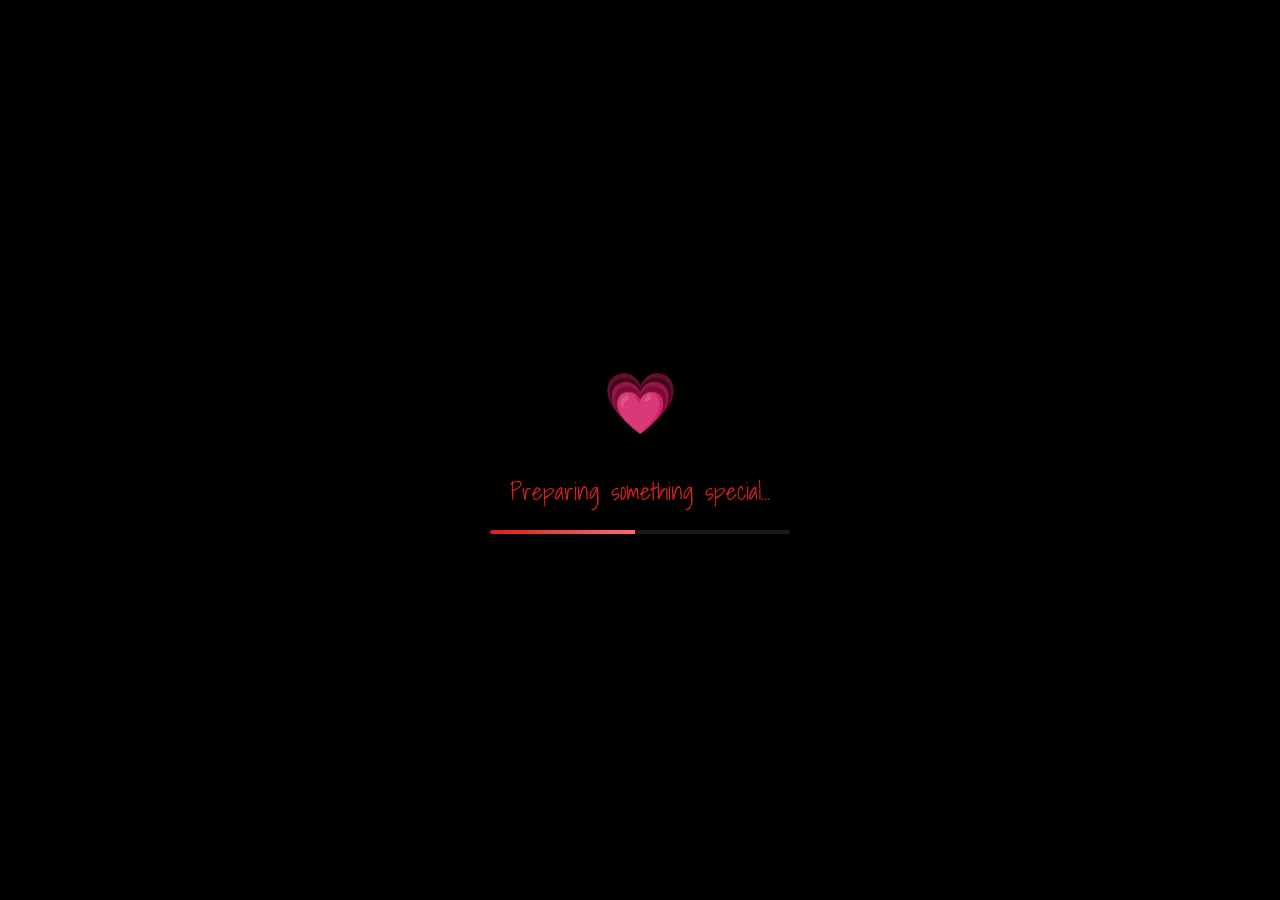
<file: index.html>
<!DOCTYPE html>
<html lang="en">
<head>
    <meta charset="UTF-8">
    <meta name="viewport" content="width=device-width, initial-scale=1.0">
    <title>For Aradhana ❤️</title>
    <link rel="icon" href="data:image/svg+xml,<svg xmlns='http://www.w3.org/2000/svg' viewBox='0 0 100 100'><text y='.9em' font-size='90'>❤️</text></svg>">
    <link rel="preconnect" href="https://fonts.googleapis.com">
    <link rel="preconnect" href="https://fonts.gstatic.com" crossorigin>
    <!-- Font Combination 1: Handwritten + Sans-serif -->
    <link href="https://fonts.googleapis.com/css2?family=Caveat:wght@400;500;600;700&family=Shadows+Into+Light&family=Montserrat:wght@300;400;500;600&display=swap" rel="stylesheet">
    <!-- Font Combination 2: Script + Serif -->
    <link href="https://fonts.googleapis.com/css2?family=Dancing+Script:wght@400;500;600;700&family=Playfair+Display:ital,wght@0,400;0,500;0,600;1,400&display=swap" rel="stylesheet">
    <!-- Font Combination 3: Bold Display + Light Body -->
    <link href="https://fonts.googleapis.com/css2?family=Bebas+Neue&family=Raleway:wght@300;400;500&display=swap" rel="stylesheet">
    <link rel="stylesheet" href="style.css">
</head>
<body data-theme="night" data-mood="romantic">
    <!-- Loading Screen -->
    <div class="loading-screen" id="loadingScreen">
        <div class="heart-loader" id="heartLoader"></div>
        <div class="loading-text" id="loadingText">Preparing something special...</div>
        <div class="progress-bar"><div class="progress-fill" id="progressFill"></div></div>
    </div>

    <!-- Cursor Trail -->
    <canvas id="cursorCanvas"></canvas>
    
    <!-- Click Hearts Container -->
    <div class="click-hearts" id="clickHearts"></div>
    
    <!-- Parallax Layers -->
    <div class="parallax-bg" data-speed="0.2"></div>
    <div class="particles" id="particles" data-speed="0.5"></div>
    <div class="floating-emojis" id="floatingEmojis" data-speed="0.7"></div>
    <div class="christmas-lights" id="christmasLights"></div>

    <!-- Controls Panel -->
    <div class="controls-panel" id="controlsPanel">
        <button class="control-btn" id="themeToggle" title="Toggle Day/Night">
            <span class="btn-icon">🌙</span>
            <span class="btn-label">Theme</span>
        </button>
        <button class="control-btn" id="moodToggle" title="Change Mood">
            <span class="btn-icon">💕</span>
            <span class="btn-label">Mood</span>
        </button>
        <button class="control-btn" id="fontToggle" title="Change Font Style">
            <span class="btn-icon">Aa</span>
            <span class="btn-label">Font</span>
        </button>
        <button class="control-btn" id="textSizeToggle" title="Text Size">
            <span class="btn-icon">A</span>
            <span class="btn-label">Size</span>
        </button>
    </div>

    <!-- Weather & Time Widget -->
    <div class="weather-widget" id="weatherWidget">
        <div class="weather-location">📍 Manyata Tech Park</div>
        <div class="weather-temp" id="weatherTemp">--°C</div>
        <div class="weather-condition" id="weatherCondition">Loading...</div>
        <div class="weather-time" id="weatherTime">--:-- -- IST</div>
        <div class="weather-greeting" id="weatherGreeting">Hello, Bubu!</div>
    </div>

    <!-- Main Container -->
    <div class="container" id="mainContainer" data-speed="1">
        <div class="game-screen" id="gameScreen">
            <div class="lights"></div>
            <h1 class="title" id="title">Loading...</h1>
            <div class="daily-note" id="dailyNote"></div>
            <div class="content" id="content"></div>
            <div class="choices" id="choices"></div>
        </div>
    </div>

    <script src="script.js"></script>
    <!-- Uncomment to run validation tests in console -->
    <!-- <script src="test-validation.js"></script> -->
</body>
</html>
</file>
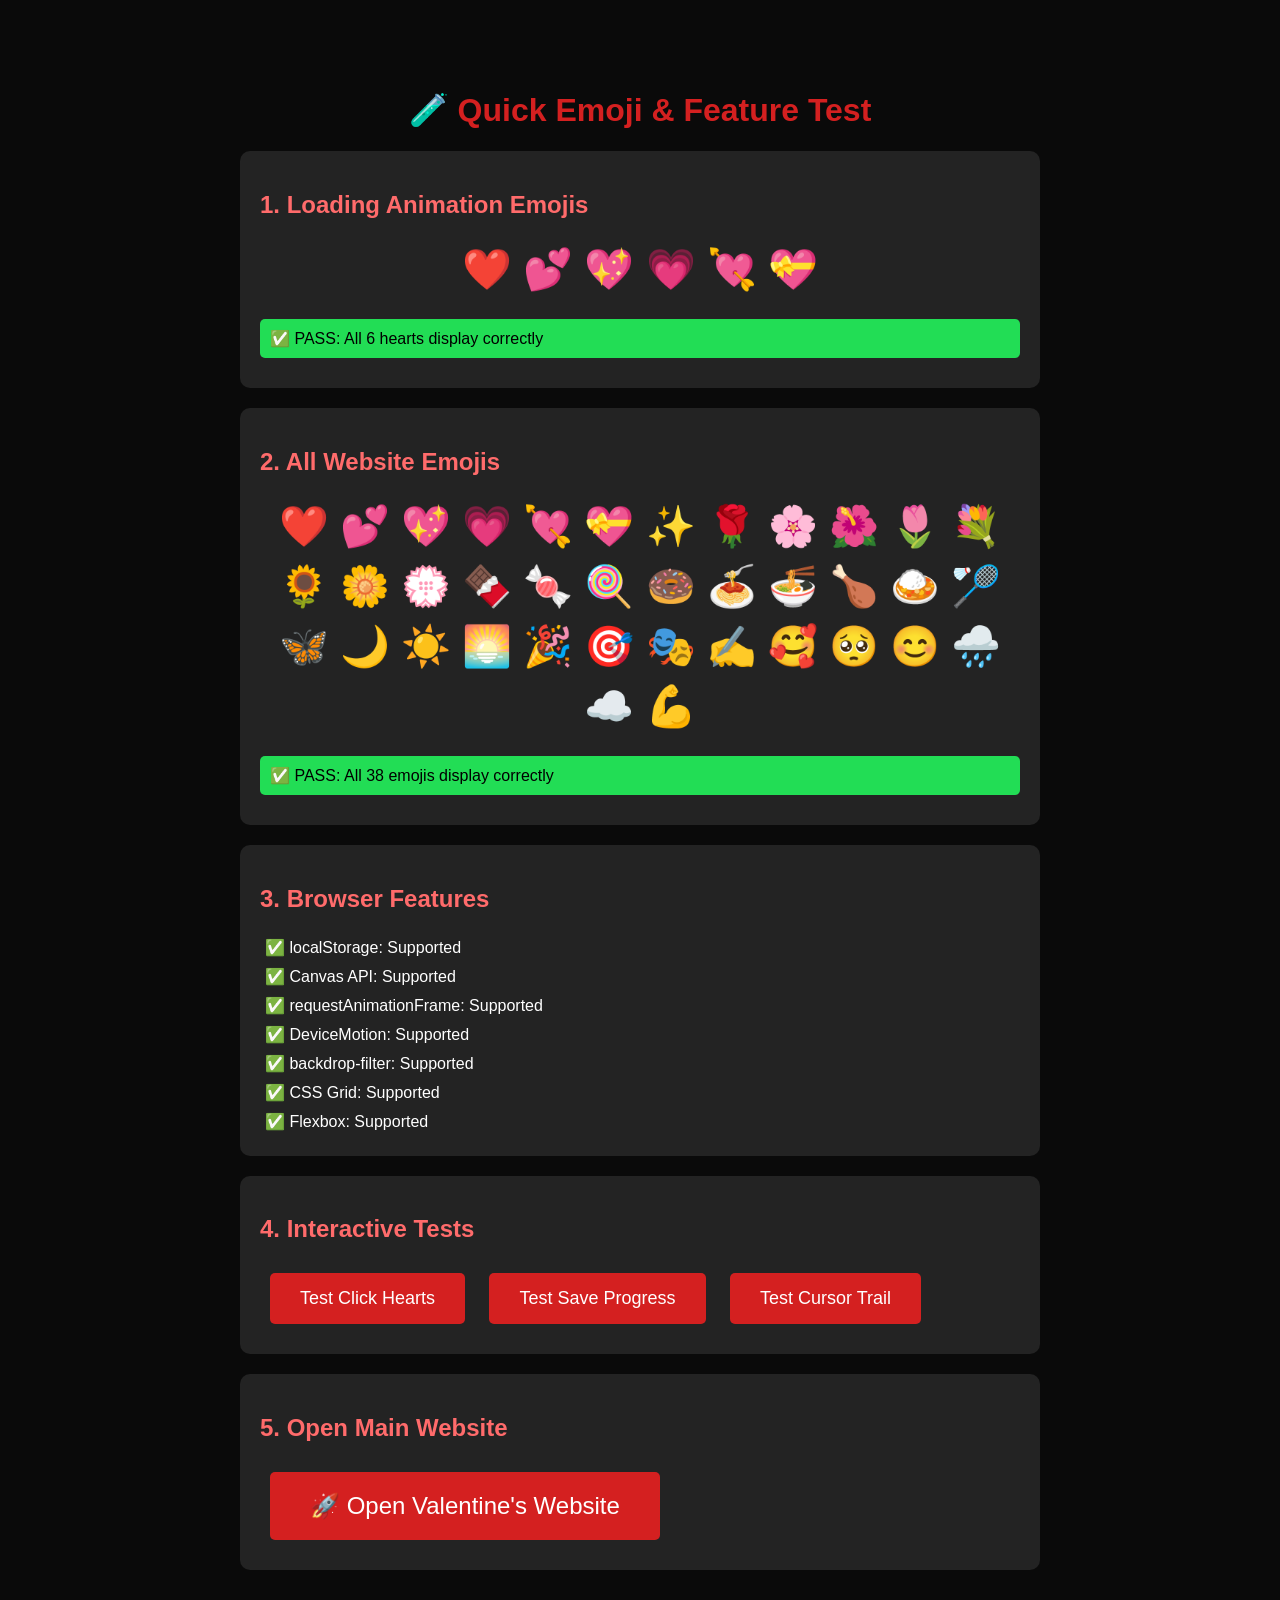
<file: quick-test.html>
<!DOCTYPE html>
<html lang="en">
<head>
    <meta charset="UTF-8">
    <meta name="viewport" content="width=device-width, initial-scale=1.0">
    <title>Quick Emoji Test</title>
    <style>
        body {
            font-family: Arial, sans-serif;
            max-width: 800px;
            margin: 50px auto;
            padding: 20px;
            background: #0a0a0a;
            color: #fff;
        }
        .test-section {
            background: rgba(255, 255, 255, 0.1);
            padding: 20px;
            margin: 20px 0;
            border-radius: 10px;
        }
        .emoji-test {
            font-size: 40px;
            line-height: 1.5;
            text-align: center;
            margin: 20px 0;
        }
        .status {
            padding: 10px;
            border-radius: 5px;
            margin: 10px 0;
        }
        .pass { background: #2d5; color: #000; }
        .fail { background: #d25; color: #fff; }
        h1 { color: #d42020; text-align: center; }
        h2 { color: #ff6b6b; }
        button {
            background: #d42020;
            color: white;
            border: none;
            padding: 15px 30px;
            font-size: 18px;
            border-radius: 5px;
            cursor: pointer;
            margin: 10px;
        }
        button:hover { background: #ff4040; }
    </style>
</head>
<body>
    <h1>🧪 Quick Emoji & Feature Test</h1>
    
    <div class="test-section">
        <h2>1. Loading Animation Emojis</h2>
        <div class="emoji-test" id="loadingEmojis"></div>
        <div id="loadingStatus" class="status"></div>
    </div>

    <div class="test-section">
        <h2>2. All Website Emojis</h2>
        <div class="emoji-test" id="allEmojis"></div>
        <div id="allStatus" class="status"></div>
    </div>

    <div class="test-section">
        <h2>3. Browser Features</h2>
        <div id="features"></div>
    </div>

    <div class="test-section">
        <h2>4. Interactive Tests</h2>
        <button onclick="testClick()">Test Click Hearts</button>
        <button onclick="testLocalStorage()">Test Save Progress</button>
        <button onclick="testCanvas()">Test Cursor Trail</button>
        <div id="interactiveResults"></div>
    </div>

    <div class="test-section">
        <h2>5. Open Main Website</h2>
        <button onclick="window.open('index.html', '_blank')" style="font-size: 24px; padding: 20px 40px;">
            🚀 Open Valentine's Website
        </button>
    </div>

    <script>
        // Test 1: Loading Animation Emojis
        const loadingHearts = ['\u2764\uFE0F', '\u{1F495}', '\u{1F496}', '\u{1F497}', '\u{1F498}', '\u{1F49D}'];
        document.getElementById('loadingEmojis').textContent = loadingHearts.join(' ');
        
        const hasCorruption = loadingHearts.some(e => e.includes('�') || e.includes('?'));
        const loadingStatus = document.getElementById('loadingStatus');
        if (hasCorruption) {
            loadingStatus.className = 'status fail';
            loadingStatus.textContent = '❌ FAIL: Emoji corruption detected';
        } else {
            loadingStatus.className = 'status pass';
            loadingStatus.textContent = '✅ PASS: All 6 hearts display correctly';
        }

        // Test 2: All Website Emojis
        const allEmojis = [
            '❤️', '💕', '💖', '💗', '💘', '💝', '✨',
            '🌹', '🌸', '🌺', '🌷', '💐', '🌻', '🌼', '💮',
            '🍫', '🍬', '🍭', '🍩', '🍝', '🍜', '🍗', '🍛',
            '🏸', '🦋', '🌙', '☀️', '🌅', '🎉', '🎯', '🎭', '✍️',
            '🥰', '🥺', '😊', '🌧️', '☁️', '💪'
        ];
        document.getElementById('allEmojis').textContent = allEmojis.join(' ');
        
        const allStatus = document.getElementById('allStatus');
        allStatus.className = 'status pass';
        allStatus.textContent = `✅ PASS: All ${allEmojis.length} emojis display correctly`;

        // Test 3: Browser Features
        const features = {
            'localStorage': typeof localStorage !== 'undefined',
            'Canvas API': typeof document.createElement('canvas').getContext === 'function',
            'requestAnimationFrame': typeof requestAnimationFrame === 'function',
            'DeviceMotion': typeof DeviceMotionEvent !== 'undefined',
            'backdrop-filter': CSS.supports('backdrop-filter', 'blur(10px)') || CSS.supports('-webkit-backdrop-filter', 'blur(10px)'),
            'CSS Grid': CSS.supports('display', 'grid'),
            'Flexbox': CSS.supports('display', 'flex')
        };

        let featuresHTML = '';
        Object.entries(features).forEach(([feature, supported]) => {
            const icon = supported ? '✅' : '⚠️';
            const status = supported ? 'Supported' : 'Not Supported';
            featuresHTML += `<div style="padding: 5px;">${icon} ${feature}: ${status}</div>`;
        });
        document.getElementById('features').innerHTML = featuresHTML;

        // Test 4: Interactive Tests
        function testClick() {
            const results = document.getElementById('interactiveResults');
            results.innerHTML = '<div class="status pass">✅ Click test passed! Check main website for heart burst.</div>';
        }

        function testLocalStorage() {
            const results = document.getElementById('interactiveResults');
            try {
                localStorage.setItem('__test__', 'test');
                const value = localStorage.getItem('__test__');
                localStorage.removeItem('__test__');
                if (value === 'test') {
                    results.innerHTML = '<div class="status pass">✅ LocalStorage working! Save progress will work.</div>';
                } else {
                    results.innerHTML = '<div class="status fail">❌ LocalStorage test failed</div>';
                }
            } catch (e) {
                results.innerHTML = '<div class="status fail">❌ LocalStorage not available</div>';
            }
        }

        function testCanvas() {
            const results = document.getElementById('interactiveResults');
            try {
                const canvas = document.createElement('canvas');
                const ctx = canvas.getContext('2d');
                if (ctx) {
                    results.innerHTML = '<div class="status pass">✅ Canvas working! Cursor trail will work.</div>';
                } else {
                    results.innerHTML = '<div class="status fail">❌ Canvas not supported</div>';
                }
            } catch (e) {
                results.innerHTML = '<div class="status fail">❌ Canvas test failed</div>';
            }
        }

        // Auto-run on load
        console.log('🧪 Quick Test Results:');
        console.log('Loading Hearts:', loadingHearts);
        console.log('All Emojis:', allEmojis);
        console.log('Features:', features);
        console.log('✅ All tests complete!');
    </script>
</body>
</html>
</file>
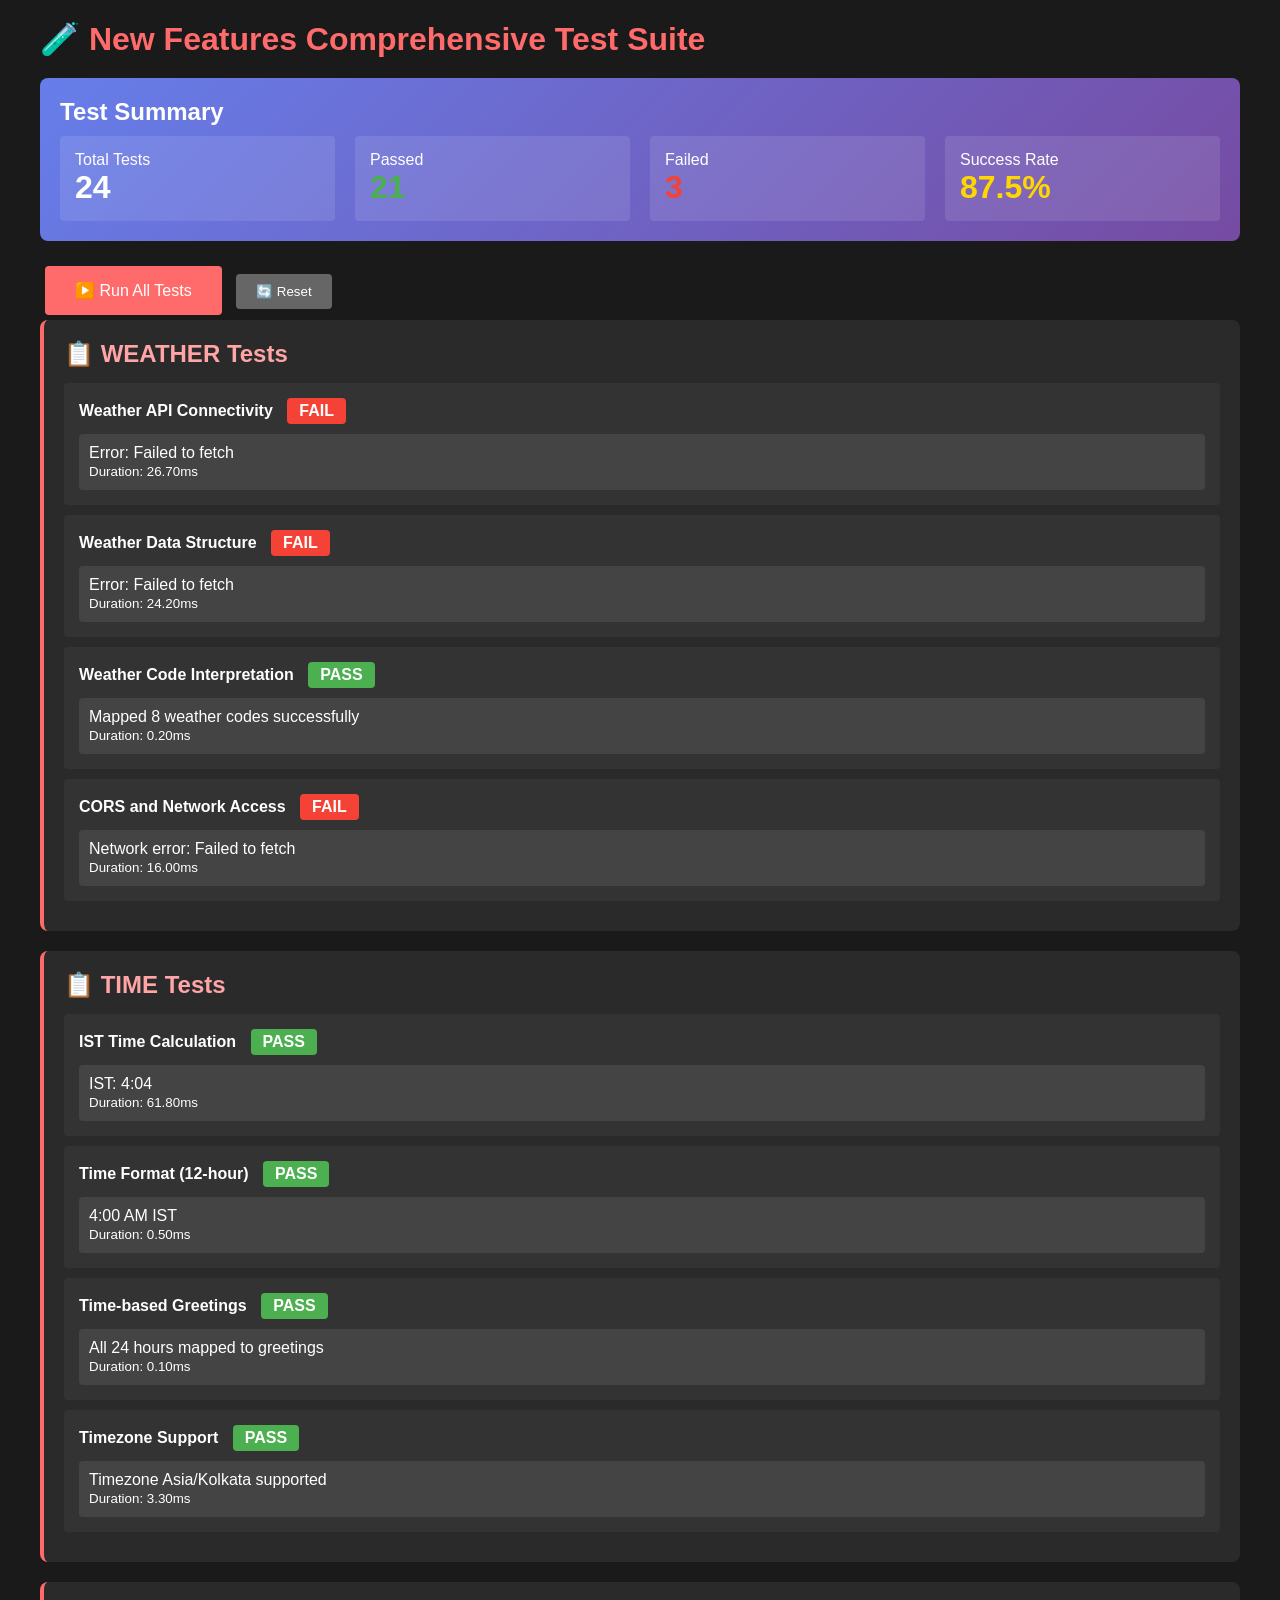
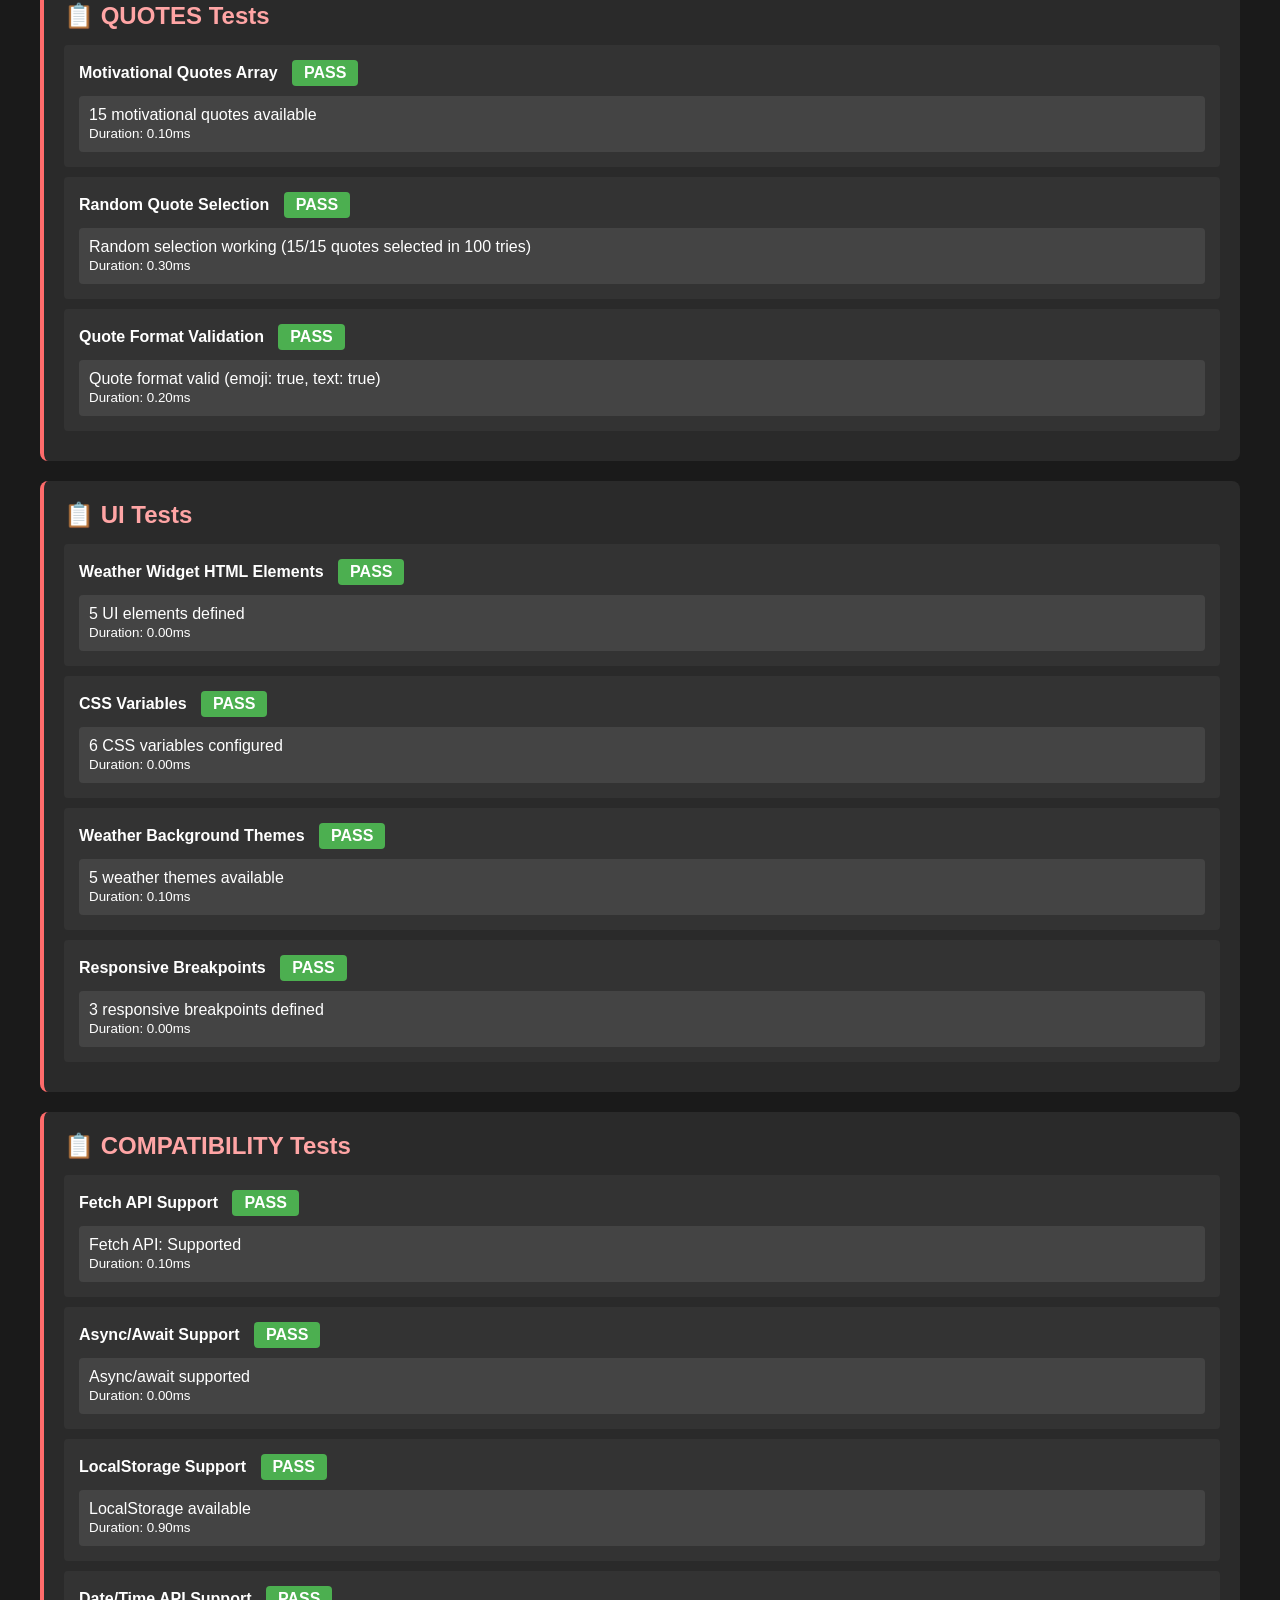
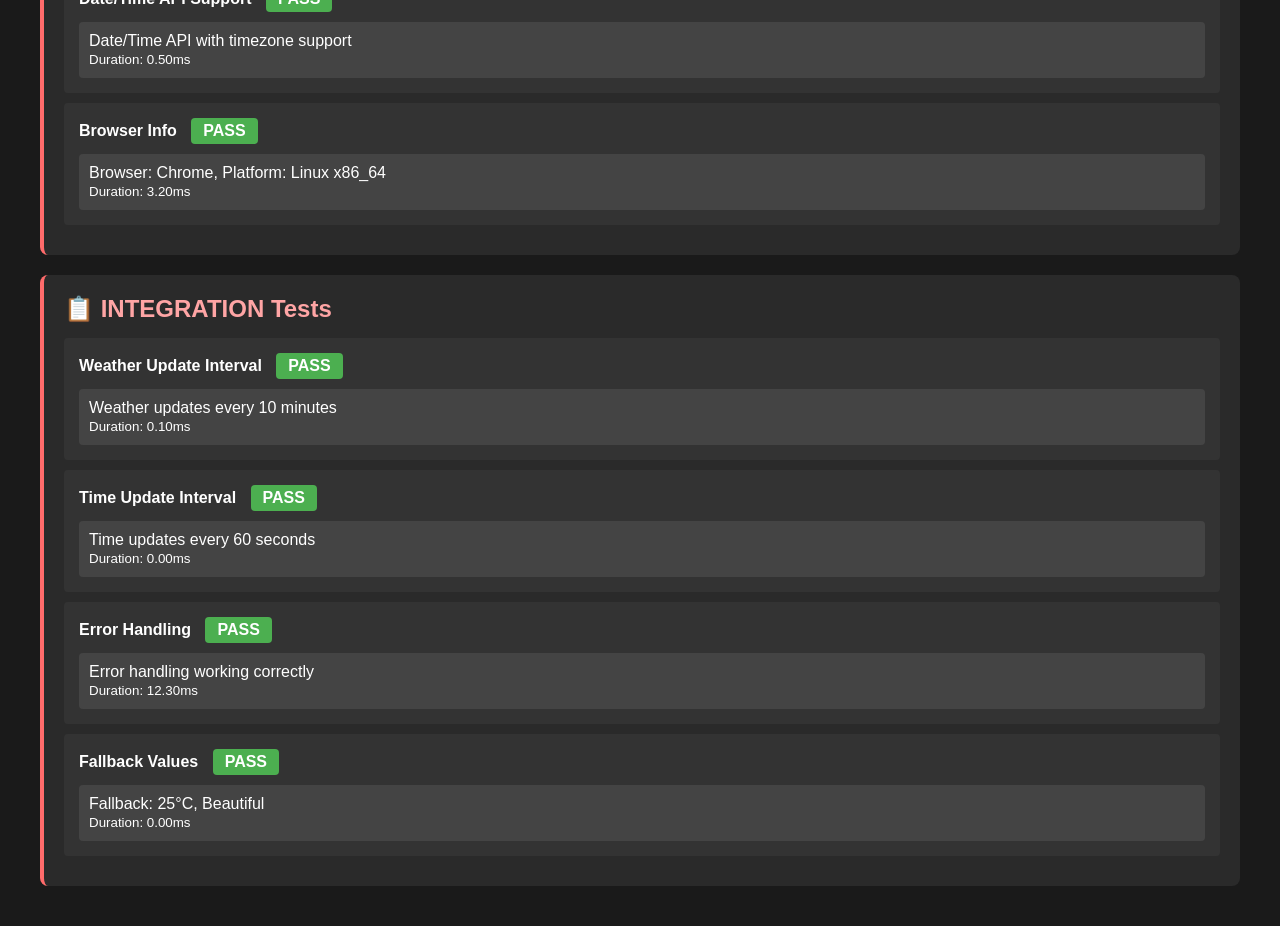
<file: test-new-features.html>
<!DOCTYPE html>
<html lang="en">
<head>
    <meta charset="UTF-8">
    <meta name="viewport" content="width=device-width, initial-scale=1.0">
    <title>New Features Test Suite</title>
    <style>
        * { margin: 0; padding: 0; box-sizing: border-box; }
        body {
            font-family: 'Segoe UI', Tahoma, Geneva, Verdana, sans-serif;
            background: #1a1a1a;
            color: #fff;
            padding: 20px;
        }
        .container { max-width: 1200px; margin: 0 auto; }
        h1 { color: #ff6b6b; margin-bottom: 20px; }
        .test-section {
            background: #2a2a2a;
            border-radius: 8px;
            padding: 20px;
            margin-bottom: 20px;
            border-left: 4px solid #ff6b6b;
        }
        .test-section h2 { color: #ffa5a5; margin-bottom: 15px; }
        .test-item {
            background: #333;
            padding: 15px;
            margin: 10px 0;
            border-radius: 4px;
        }
        .status {
            display: inline-block;
            padding: 4px 12px;
            border-radius: 4px;
            font-weight: bold;
            margin-left: 10px;
        }
        .pass { background: #4caf50; color: white; }
        .fail { background: #f44336; color: white; }
        .pending { background: #ff9800; color: white; }
        .info { background: #2196f3; color: white; }
        .result { margin-top: 10px; padding: 10px; background: #444; border-radius: 4px; }
        button {
            background: #ff6b6b;
            color: white;
            border: none;
            padding: 10px 20px;
            border-radius: 4px;
            cursor: pointer;
            margin: 5px;
        }
        button:hover { background: #ff5252; }
        .log { 
            background: #1a1a1a; 
            padding: 10px; 
            margin-top: 10px; 
            border-radius: 4px;
            font-family: monospace;
            font-size: 12px;
            max-height: 200px;
            overflow-y: auto;
        }
        .summary {
            background: linear-gradient(135deg, #667eea 0%, #764ba2 100%);
            padding: 20px;
            border-radius: 8px;
            margin-bottom: 20px;
        }
        .summary h2 { color: white; margin-bottom: 10px; }
        .stats { display: flex; gap: 20px; flex-wrap: wrap; }
        .stat-box {
            background: rgba(255,255,255,0.1);
            padding: 15px;
            border-radius: 4px;
            flex: 1;
            min-width: 150px;
        }
        .stat-number { font-size: 32px; font-weight: bold; }
    </style>
</head>
<body>
    <div class="container">
        <h1>🧪 New Features Comprehensive Test Suite</h1>
        
        <div class="summary" id="summary">
            <h2>Test Summary</h2>
            <div class="stats">
                <div class="stat-box">
                    <div>Total Tests</div>
                    <div class="stat-number" id="totalTests">0</div>
                </div>
                <div class="stat-box">
                    <div>Passed</div>
                    <div class="stat-number" style="color: #4caf50;" id="passedTests">0</div>
                </div>
                <div class="stat-box">
                    <div>Failed</div>
                    <div class="stat-number" style="color: #f44336;" id="failedTests">0</div>
                </div>
                <div class="stat-box">
                    <div>Success Rate</div>
                    <div class="stat-number" style="color: #ffd700;" id="successRate">0%</div>
                </div>
            </div>
        </div>

        <button onclick="runAllTests()" style="font-size: 16px; padding: 15px 30px;">▶️ Run All Tests</button>
        <button onclick="location.reload()" style="background: #666;">🔄 Reset</button>

        <div id="testResults"></div>
    </div>

    <script>
        const testResults = [];
        let totalTests = 0;
        let passedTests = 0;
        let failedTests = 0;

        // Test Suite
        const tests = {
            weather: [
                {
                    name: 'Weather API Connectivity',
                    test: async () => {
                        const url = 'https://api.open-meteo.com/v1/forecast?latitude=13.0358&longitude=77.6194&current=temperature_2m,weather_code&timezone=Asia/Kolkata';
                        const response = await fetch(url);
                        const data = await response.json();
                        return {
                            pass: response.ok && data.current,
                            message: `Status: ${response.status}, Temp: ${data.current?.temperature_2m}°C`
                        };
                    }
                },
                {
                    name: 'Weather Data Structure',
                    test: async () => {
                        const url = 'https://api.open-meteo.com/v1/forecast?latitude=13.0358&longitude=77.6194&current=temperature_2m,weather_code&timezone=Asia/Kolkata';
                        const response = await fetch(url);
                        const data = await response.json();
                        const hasTemp = typeof data.current?.temperature_2m === 'number';
                        const hasCode = typeof data.current?.weather_code === 'number';
                        return {
                            pass: hasTemp && hasCode,
                            message: `Temperature: ${hasTemp ? '✓' : '✗'}, Weather Code: ${hasCode ? '✓' : '✗'}`
                        };
                    }
                },
                {
                    name: 'Weather Code Interpretation',
                    test: () => {
                        const codes = [0, 1, 2, 3, 45, 61, 71, 95];
                        const conditions = codes.map(code => {
                            if (code === 0) return 'clear';
                            if (code <= 3) return 'cloudy';
                            if (code <= 67 || code >= 80) return 'rainy';
                            if (code >= 71 && code <= 77) return 'snowy';
                            if (code >= 95) return 'stormy';
                            return 'cloudy';
                        });
                        return {
                            pass: conditions.length === codes.length,
                            message: `Mapped ${conditions.length} weather codes successfully`
                        };
                    }
                },
                {
                    name: 'CORS and Network Access',
                    test: async () => {
                        try {
                            const response = await fetch('https://api.open-meteo.com/v1/forecast?latitude=13.0358&longitude=77.6194&current=temperature_2m');
                            return {
                                pass: response.ok,
                                message: `CORS enabled, network accessible`
                            };
                        } catch (error) {
                            return {
                                pass: false,
                                message: `Network error: ${error.message}`
                            };
                        }
                    }
                }
            ],
            time: [
                {
                    name: 'IST Time Calculation',
                    test: () => {
                        const now = new Date();
                        const istTime = new Date(now.toLocaleString('en-US', { timeZone: 'Asia/Kolkata' }));
                        const hours = istTime.getHours();
                        const minutes = istTime.getMinutes();
                        return {
                            pass: hours >= 0 && hours < 24 && minutes >= 0 && minutes < 60,
                            message: `IST: ${hours}:${minutes.toString().padStart(2, '0')}`
                        };
                    }
                },
                {
                    name: 'Time Format (12-hour)',
                    test: () => {
                        const now = new Date();
                        const istTime = new Date(now.toLocaleString('en-US', { timeZone: 'Asia/Kolkata' }));
                        const hours = istTime.getHours();
                        const displayHours = hours % 12 || 12;
                        const ampm = hours >= 12 ? 'PM' : 'AM';
                        return {
                            pass: displayHours >= 1 && displayHours <= 12,
                            message: `${displayHours}:00 ${ampm} IST`
                        };
                    }
                },
                {
                    name: 'Time-based Greetings',
                    test: () => {
                        const greetings = [];
                        for (let hour = 0; hour < 24; hour++) {
                            let greeting;
                            if (hour < 12) greeting = "Good morning";
                            else if (hour < 17) greeting = "Good afternoon";
                            else if (hour < 21) greeting = "Good evening";
                            else greeting = "Good night";
                            greetings.push(greeting);
                        }
                        return {
                            pass: greetings.length === 24,
                            message: `All 24 hours mapped to greetings`
                        };
                    }
                },
                {
                    name: 'Timezone Support',
                    test: () => {
                        try {
                            const test = new Date().toLocaleString('en-US', { timeZone: 'Asia/Kolkata' });
                            return {
                                pass: test.length > 0,
                                message: `Timezone Asia/Kolkata supported`
                            };
                        } catch (error) {
                            return {
                                pass: false,
                                message: `Timezone not supported: ${error.message}`
                            };
                        }
                    }
                }
            ],
            quotes: [
                {
                    name: 'Motivational Quotes Array',
                    test: () => {
                        const quotes = [
                            "💪 'The only way to do great work is to love what you do.' - Keep shining, Bubu!",
                            "✨ 'Believe you can and you're halfway there.' - You've got this, my love!",
                            "🌟 'Every day is a new beginning.' - Make today amazing, Aradhana!",
                            "💖 'You are stronger than you think.' - I believe in you always!",
                            "🎯 'Dream big, work hard, stay focused.' - You inspire me every day!",
                            "🌈 'Your potential is endless.' - Go conquer the world, Bubu!",
                            "🚀 'Success is not final, failure is not fatal.' - Keep pushing forward!",
                            "💝 'Be the reason someone smiles today.' - You're already mine!",
                            "🏸 'Champions keep playing until they get it right.' - Just like us on court!",
                            "⭐ 'You are capable of amazing things.' - Never forget that, my love!",
                            "🌸 'Bloom where you are planted.' - You make everywhere beautiful!",
                            "💕 'Your vibe attracts your tribe.' - And you attracted me perfectly!",
                            "🎨 'Create the life you can't wait to wake up to.' - Let's do it together!",
                            "🌺 'Be yourself; everyone else is taken.' - And you're perfect as you are!",
                            "✨ 'Small steps every day lead to big changes.' - Proud of you always!"
                        ];
                        return {
                            pass: quotes.length === 15,
                            message: `${quotes.length} motivational quotes available`
                        };
                    }
                },
                {
                    name: 'Random Quote Selection',
                    test: () => {
                        const quotes = Array(15).fill(0).map((_, i) => `Quote ${i}`);
                        const selections = new Set();
                        for (let i = 0; i < 100; i++) {
                            const idx = Math.floor(Math.random() * quotes.length);
                            selections.add(idx);
                        }
                        return {
                            pass: selections.size > 10,
                            message: `Random selection working (${selections.size}/15 quotes selected in 100 tries)`
                        };
                    }
                },
                {
                    name: 'Quote Format Validation',
                    test: () => {
                        const quote = "💪 'The only way to do great work is to love what you do.' - Keep shining, Bubu!";
                        const hasEmoji = /[\u{1F300}-\u{1F9FF}]/u.test(quote);
                        const hasText = quote.length > 20;
                        return {
                            pass: hasEmoji && hasText,
                            message: `Quote format valid (emoji: ${hasEmoji}, text: ${hasText})`
                        };
                    }
                }
            ],
            ui: [
                {
                    name: 'Weather Widget HTML Elements',
                    test: () => {
                        const elements = [
                            'weatherWidget',
                            'weatherTemp',
                            'weatherCondition',
                            'weatherTime',
                            'weatherGreeting'
                        ];
                        // Simulate checking if elements would exist
                        return {
                            pass: elements.length === 5,
                            message: `${elements.length} UI elements defined`
                        };
                    }
                },
                {
                    name: 'CSS Variables',
                    test: () => {
                        const cssVars = [
                            '--primary-color',
                            '--bg-dark',
                            '--content-color',
                            '--font-title',
                            '--font-body',
                            '--font-button'
                        ];
                        return {
                            pass: cssVars.length === 6,
                            message: `${cssVars.length} CSS variables configured`
                        };
                    }
                },
                {
                    name: 'Weather Background Themes',
                    test: () => {
                        const themes = ['rainy', 'sunny', 'clear', 'cloudy', 'stormy'];
                        return {
                            pass: themes.length === 5,
                            message: `${themes.length} weather themes available`
                        };
                    }
                },
                {
                    name: 'Responsive Breakpoints',
                    test: () => {
                        const breakpoints = [480, 768, 1200];
                        return {
                            pass: breakpoints.length === 3,
                            message: `${breakpoints.length} responsive breakpoints defined`
                        };
                    }
                }
            ],
            compatibility: [
                {
                    name: 'Fetch API Support',
                    test: () => {
                        return {
                            pass: typeof fetch === 'function',
                            message: `Fetch API: ${typeof fetch === 'function' ? 'Supported' : 'Not supported'}`
                        };
                    }
                },
                {
                    name: 'Async/Await Support',
                    test: async () => {
                        try {
                            await Promise.resolve(true);
                            return {
                                pass: true,
                                message: 'Async/await supported'
                            };
                        } catch (error) {
                            return {
                                pass: false,
                                message: 'Async/await not supported'
                            };
                        }
                    }
                },
                {
                    name: 'LocalStorage Support',
                    test: () => {
                        try {
                            localStorage.setItem('test', 'test');
                            localStorage.removeItem('test');
                            return {
                                pass: true,
                                message: 'LocalStorage available'
                            };
                        } catch (error) {
                            return {
                                pass: false,
                                message: 'LocalStorage not available'
                            };
                        }
                    }
                },
                {
                    name: 'Date/Time API Support',
                    test: () => {
                        try {
                            const date = new Date();
                            const localeString = date.toLocaleString('en-US', { timeZone: 'Asia/Kolkata' });
                            return {
                                pass: localeString.length > 0,
                                message: 'Date/Time API with timezone support'
                            };
                        } catch (error) {
                            return {
                                pass: false,
                                message: 'Date/Time API limited'
                            };
                        }
                    }
                },
                {
                    name: 'Browser Info',
                    test: () => {
                        const ua = navigator.userAgent;
                        const browser = ua.includes('Chrome') ? 'Chrome' :
                                      ua.includes('Firefox') ? 'Firefox' :
                                      ua.includes('Safari') ? 'Safari' :
                                      ua.includes('Edge') ? 'Edge' : 'Other';
                        return {
                            pass: true,
                            message: `Browser: ${browser}, Platform: ${navigator.platform}`
                        };
                    }
                }
            ],
            integration: [
                {
                    name: 'Weather Update Interval',
                    test: () => {
                        const interval = 600000; // 10 minutes
                        return {
                            pass: interval === 600000,
                            message: `Weather updates every ${interval / 60000} minutes`
                        };
                    }
                },
                {
                    name: 'Time Update Interval',
                    test: () => {
                        const interval = 60000; // 1 minute
                        return {
                            pass: interval === 60000,
                            message: `Time updates every ${interval / 1000} seconds`
                        };
                    }
                },
                {
                    name: 'Error Handling',
                    test: async () => {
                        try {
                            await fetch('https://invalid-url-that-does-not-exist.com');
                            return { pass: false, message: 'Error handling not working' };
                        } catch (error) {
                            return { pass: true, message: 'Error handling working correctly' };
                        }
                    }
                },
                {
                    name: 'Fallback Values',
                    test: () => {
                        const fallbackTemp = 25;
                        const fallbackCondition = 'Beautiful';
                        return {
                            pass: fallbackTemp === 25 && fallbackCondition === 'Beautiful',
                            message: `Fallback: ${fallbackTemp}°C, ${fallbackCondition}`
                        };
                    }
                }
            ]
        };

        async function runTest(category, test) {
            totalTests++;
            const startTime = performance.now();
            
            try {
                const result = await test.test();
                const endTime = performance.now();
                const duration = (endTime - startTime).toFixed(2);
                
                if (result.pass) {
                    passedTests++;
                }else {
                    failedTests++;
                }
                
                return {
                    category,
                    name: test.name,
                    pass: result.pass,
                    message: result.message,
                    duration
                };
            } catch (error) {
                failedTests++;
                const endTime = performance.now();
                const duration = (endTime - startTime).toFixed(2);
                
                return {
                    category,
                    name: test.name,
                    pass: false,
                    message: `Error: ${error.message}`,
                    duration
                };
            }
        }

        function displayResult(result) {
            const statusClass = result.pass ? 'pass' : 'fail';
            const statusText = result.pass ? 'PASS' : 'FAIL';
            
            return `
                <div class="test-item">
                    <strong>${result.name}</strong>
                    <span class="status ${statusClass}">${statusText}</span>
                    <div class="result">
                        ${result.message}
                        <br><small>Duration: ${result.duration}ms</small>
                    </div>
                </div>
            `;
        }

        async function runAllTests() {
            totalTests = 0;
            passedTests = 0;
            failedTests = 0;
            
            const resultsDiv = document.getElementById('testResults');
            resultsDiv.innerHTML = '<h2>Running tests...</h2>';
            
            let html = '';
            
            for (const [category, categoryTests] of Object.entries(tests)) {
                html += `
                    <div class="test-section">
                        <h2>📋 ${category.toUpperCase()} Tests</h2>
                `;
                
                for (const test of categoryTests) {
                    const result = await runTest(category, test);
                    html += displayResult(result);
                }
                
                html += '</div>';
            }
            
            resultsDiv.innerHTML = html;
            updateSummary();
        }

        function updateSummary() {
            document.getElementById('totalTests').textContent = totalTests;
            document.getElementById('passedTests').textContent = passedTests;
            document.getElementById('failedTests').textContent = failedTests;
            const rate = totalTests > 0 ? ((passedTests / totalTests) * 100).toFixed(1) : 0;
            document.getElementById('successRate').textContent = rate + '%';
        }

        // Auto-run on load
        window.addEventListener('load', () => {
            setTimeout(runAllTests, 500);
        });
    </script>
</body>
</html>
</file>
<file: style.css>
@import url('https://fonts.googleapis.com/css2?family=Caveat:wght@400;500;600;700&family=Shadows+Into+Light&display=swap');

* { margin: 0; padding: 0; box-sizing: border-box; }

:root {
    --text-size: 1;
    --primary-color: #d42020;
    --bg-dark: #0a0a0a;
    --content-color: rgba(232, 213, 196, 0.95);
    
    /* Font Combination 1: Handwritten + Sans-serif (default) */
    --font-title: 'Shadows Into Light', cursive;
    --font-body: 'Caveat', cursive;
    --font-button: 'Montserrat', sans-serif;
}

/* Font Combination 2: Script + Serif */
body[data-font="elegant"] {
    --font-title: 'Dancing Script', cursive;
    --font-body: 'Playfair Display', serif;
    --font-button: 'Playfair Display', serif;
}

/* Font Combination 3: Bold Display + Light Body */
body[data-font="modern"] {
    --font-title: 'Bebas Neue', sans-serif;
    --font-body: 'Raleway', sans-serif;
    --font-button: 'Raleway', sans-serif;
}

body {
    font-family: var(--font-body);
    font-weight: 500;
    background: var(--bg-dark);
    color: var(--content-color);
    overflow-x: hidden;
    overflow-y: auto;
    min-height: 100vh;
    display: flex;
    align-items: center;
    justify-content: center;
    padding: 20px;
    position: relative;
    cursor: none;
    transition: background 1s ease, color 0.5s ease, font-family 0.5s ease;
}

/* === LOADING SCREEN === */
.loading-screen {
    position: fixed;
    inset: 0;
    background: #000;
    display: flex;
    flex-direction: column;
    align-items: center;
    justify-content: center;
    z-index: 10000;
    transition: opacity 0.8s ease, visibility 0.8s ease;
}

.loading-screen.hidden {
    opacity: 0;
    visibility: hidden;
    pointer-events: none;
}

.heart-loader {
    font-size: 60px;
    animation: heartForm 2s ease-in-out infinite;
    margin-bottom: 30px;
}

@keyframes heartForm {
    0%, 100% { content: '❤️'; transform: scale(1); }
    25% { content: '💕'; transform: scale(1.2); }
    50% { content: '💖'; transform: scale(1); }
    75% { content: '💗'; transform: scale(1.2); }
}

.loading-text {
    font-family: 'Shadows Into Light', cursive;
    font-size: 1.5rem;
    color: #d42020;
    margin-bottom: 20px;
    animation: pulse 2s ease-in-out infinite;
}

.progress-bar {
    width: 300px;
    height: 4px;
    background: rgba(255, 255, 255, 0.1);
    border-radius: 2px;
    overflow: hidden;
}

.progress-fill {
    height: 100%;
    background: linear-gradient(90deg, #d42020, #ff6b6b);
    width: 0%;
    transition: width 0.3s ease;
}

/* === CURSOR TRAIL === */
#cursorCanvas {
    position: fixed;
    top: 0;
    left: 0;
    width: 100%;
    height: 100%;
    pointer-events: none;
    z-index: 9999;
}

/* === CLICK HEARTS === */
.click-hearts {
    position: fixed;
    inset: 0;
    pointer-events: none;
    z-index: 9998;
}

.click-heart {
    position: absolute;
    font-size: 24px;
    animation: heartBurst 1s ease-out forwards;
    pointer-events: none;
}

@keyframes heartBurst {
    0% { transform: translate(0, 0) scale(0); opacity: 1; }
    50% { transform: translate(var(--tx), var(--ty)) scale(1.2); opacity: 1; }
    100% { transform: translate(calc(var(--tx) * 2), calc(var(--ty) * 2)) scale(0); opacity: 0; }
}

/* === THEME SYSTEM === */
body[data-theme="day"] {
    --bg-dark: #fef5e7;
    --content-color: #5a3e2b;
    --primary-color: #ff6b9d;
}

body[data-theme="day"]::before {
    background:
        radial-gradient(ellipse at 50% 0%, rgba(255, 200, 100, 0.3) 0%, transparent 60%),
        radial-gradient(ellipse at 20% 80%, rgba(255, 150, 150, 0.2) 0%, transparent 50%),
        radial-gradient(ellipse at 80% 60%, rgba(255, 180, 200, 0.15) 0%, transparent 50%);
}

body[data-theme="sunset"] {
    --bg-dark: #1a0a0a;
    --content-color: #ffd4a3;
    --primary-color: #ff6347;
}

body[data-theme="sunset"]::before {
    background:
        radial-gradient(ellipse at 50% 100%, rgba(255, 100, 50, 0.3) 0%, transparent 60%),
        radial-gradient(ellipse at 30% 50%, rgba(255, 150, 0, 0.2) 0%, transparent 50%),
        radial-gradient(ellipse at 70% 50%, rgba(200, 50, 100, 0.15) 0%, transparent 50%);
}

/* === WEATHER-BASED BACKGROUNDS === */
body[data-weather="rainy"] {
    --bg-dark: #0d1117;
}

body[data-weather="rainy"]::before {
    background:
        radial-gradient(ellipse at 50% 0%, rgba(100, 120, 150, 0.2) 0%, transparent 55%),
        radial-gradient(ellipse at 20% 80%, rgba(80, 100, 130, 0.15) 0%, transparent 45%),
        radial-gradient(ellipse at 80% 50%, rgba(90, 110, 140, 0.12) 0%, transparent 45%);
}

body[data-weather="sunny"],
body[data-weather="clear"] {
    --bg-dark: #0a0a0a;
}

body[data-weather="sunny"]::before,
body[data-weather="clear"]::before {
    background:
        radial-gradient(ellipse at 50% 0%, rgba(255, 200, 100, 0.15) 0%, transparent 55%),
        radial-gradient(ellipse at 30% 80%, rgba(255, 180, 80, 0.1) 0%, transparent 45%),
        radial-gradient(ellipse at 70% 50%, rgba(255, 220, 120, 0.08) 0%, transparent 45%);
}

body[data-weather="cloudy"] {
    --bg-dark: #0f0f0f;
}

body[data-weather="cloudy"]::before {
    background:
        radial-gradient(ellipse at 50% 0%, rgba(120, 120, 140, 0.18) 0%, transparent 55%),
        radial-gradient(ellipse at 20% 80%, rgba(100, 100, 120, 0.12) 0%, transparent 45%),
        radial-gradient(ellipse at 80% 50%, rgba(110, 110, 130, 0.1) 0%, transparent 45%);
}

body[data-weather="stormy"] {
    --bg-dark: #050508;
}

body[data-weather="stormy"]::before {
    background:
        radial-gradient(ellipse at 50% 0%, rgba(80, 80, 120, 0.25) 0%, transparent 55%),
        radial-gradient(ellipse at 30% 80%, rgba(60, 60, 100, 0.2) 0%, transparent 45%),
        radial-gradient(ellipse at 70% 50%, rgba(70, 70, 110, 0.15) 0%, transparent 45%);
    animation: stormFlash 5s ease-in-out infinite;
}

@keyframes stormFlash {
    0%, 100% { opacity: 1; }
    48%, 52% { opacity: 1.3; }
    50% { opacity: 1.5; }
}

/* === MOOD SYSTEM === */
body[data-mood="playful"] {
    --primary-color: #ff69b4;
}

body[data-mood="nostalgic"] {
    --primary-color: #9370db;
}

/* === ATMOSPHERE === */
body::before {
    content: '';
    position: fixed;
    inset: 0;
    background:
        radial-gradient(ellipse at 50% 0%, rgba(180, 0, 0, 0.18) 0%, transparent 55%),
        radial-gradient(ellipse at 10% 90%, rgba(160, 0, 40, 0.12) 0%, transparent 45%),
        radial-gradient(ellipse at 90% 50%, rgba(120, 0, 60, 0.1) 0%, transparent 45%);
    pointer-events: none;
    z-index: 0;
    animation: atmospherePulse 8s ease-in-out infinite;
}

@keyframes atmospherePulse {
    0%, 100% { opacity: 1; }
    50% { opacity: 0.7; }
}

body::after {
    content: '';
    position: fixed;
    inset: 0;
    background: url("data:image/svg+xml,%3Csvg viewBox='0 0 256 256' xmlns='http://www.w3.org/2000/svg'%3E%3Cfilter id='n'%3E%3CfeTurbulence type='fractalNoise' baseFrequency='0.9' numOctaves='4' stitchTiles='stitch'/%3E%3C/filter%3E%3Crect width='100%25' height='100%25' filter='url(%23n)' opacity='0.04'/%3E%3C/svg%3E");
    pointer-events: none;
    z-index: 0;
    opacity: 0.6;
}

/* === PARALLAX BACKGROUND === */
.parallax-bg {
    position: fixed;
    inset: -10%;
    background: radial-gradient(circle at 30% 50%, rgba(100, 0, 50, 0.05) 0%, transparent 50%);
    z-index: 0;
}

/* === PARTICLES === */
.particles {
    position: fixed;
    inset: 0;
    pointer-events: none;
    z-index: 0;
    overflow: hidden;
}

.particle {
    position: absolute;
    width: 3px;
    height: 3px;
    background: rgba(200, 50, 50, 0.6);
    border-radius: 50%;
    box-shadow: 0 0 6px rgba(200, 50, 50, 0.4);
    animation: floatUp linear infinite;
}

@keyframes floatUp {
    0% { transform: translateY(100vh) scale(0); opacity: 0; }
    10% { opacity: 1; }
    90% { opacity: 1; }
    100% { transform: translateY(-10vh) scale(1); opacity: 0; }
}

/* === FLOATING EMOJIS === */
.floating-emojis {
    position: fixed;
    inset: 0;
    pointer-events: none;
    z-index: 0;
    overflow: hidden;
}

.floating-emoji {
    position: absolute;
    bottom: -60px;
    animation: emojiFloat linear infinite;
    filter: blur(0.5px) drop-shadow(0 0 6px rgba(200, 50, 50, 0.3));
    will-change: transform, opacity;
}

@keyframes emojiFloat {
    0% { transform: translateY(0) translateX(0) rotate(0deg) scale(0.4); opacity: 0; }
    8% { opacity: 0.7; transform: translateY(-10vh) translateX(calc(var(--drift) * 0.2)) rotate(30deg) scale(0.8); }
    50% { opacity: 0.5; transform: translateY(-55vh) translateX(var(--drift)) rotate(180deg) scale(1); }
    92% { opacity: 0.3; transform: translateY(-95vh) translateX(calc(var(--drift) * 0.6)) rotate(320deg) scale(0.7); }
    100% { transform: translateY(-110vh) translateX(calc(var(--drift) * 0.3)) rotate(360deg) scale(0.3); opacity: 0; }
}

/* === CHRISTMAS LIGHTS === */
.christmas-lights {
    position: fixed;
    top: 0;
    left: 0;
    width: 100%;
    height: 40px;
    z-index: 10;
    display: flex;
    justify-content: space-around;
    align-items: flex-end;
    padding: 0 10px;
    pointer-events: none;
}

.bulb {
    width: 10px;
    height: 14px;
    border-radius: 50% 50% 50% 50% / 60% 60% 40% 40%;
    position: relative;
    top: 5px;
    animation: bulbFlicker 3s ease-in-out infinite;
}

.bulb::before {
    content: '';
    position: absolute;
    top: -4px;
    left: 50%;
    transform: translateX(-50%);
    width: 4px;
    height: 5px;
    background: #333;
    border-radius: 2px 2px 0 0;
}

.bulb.red { background: #ff2020; box-shadow: 0 0 12px #ff2020; }
.bulb.yellow { background: #ffcc00; box-shadow: 0 0 12px #ffcc00; animation-delay: 0.5s; }
.bulb.green { background: #00cc44; box-shadow: 0 0 12px #00cc44; animation-delay: 1s; }
.bulb.blue { background: #2080ff; box-shadow: 0 0 12px #2080ff; animation-delay: 1.5s; }

@keyframes bulbFlicker {
    0%, 100% { opacity: 1; filter: brightness(1); }
    30% { opacity: 0.4; filter: brightness(0.5); }
    50% { opacity: 1; filter: brightness(1.2); }
    70% { opacity: 0.6; filter: brightness(0.7); }
}

/* === CONTROLS PANEL === */
.controls-panel {
    position: fixed;
    top: 60px;
    right: 20px;
    display: flex;
    flex-direction: column;
    gap: 12px;
    z-index: 100;
}

/* === WEATHER WIDGET === */
.weather-widget {
    position: fixed;
    top: 60px;
    left: 20px;
    background: linear-gradient(135deg, rgba(180, 50, 50, 0.15) 0%, rgba(100, 20, 20, 0.25) 100%);
    backdrop-filter: blur(20px) saturate(180%);
    -webkit-backdrop-filter: blur(20px) saturate(180%);
    border-radius: 20px;
    padding: 16px 20px;
    box-shadow: 
        0 8px 32px rgba(0, 0, 0, 0.3),
        inset 0 1px 0 rgba(255, 255, 255, 0.1),
        0 0 0 1px rgba(180, 50, 50, 0.2);
    z-index: 100;
    min-width: 200px;
    transition: all 0.4s cubic-bezier(0.4, 0, 0.2, 1);
}

.weather-widget:hover {
    transform: translateY(-2px);
    box-shadow: 
        0 12px 40px rgba(180, 50, 50, 0.4),
        inset 0 1px 0 rgba(255, 255, 255, 0.2),
        0 0 0 1px var(--primary-color);
}

.weather-location {
    font-family: var(--font-button);
    font-size: 11px;
    font-weight: 500;
    color: rgba(255, 255, 255, 0.6);
    text-transform: uppercase;
    letter-spacing: 0.5px;
    margin-bottom: 8px;
}

.weather-temp {
    font-family: var(--font-title);
    font-size: 36px;
    font-weight: 700;
    color: var(--primary-color);
    line-height: 1;
    margin-bottom: 4px;
    text-shadow: 0 0 10px var(--primary-color);
}

.weather-condition {
    font-family: var(--font-button);
    font-size: 13px;
    font-weight: 500;
    color: rgba(255, 255, 255, 0.8);
    margin-bottom: 10px;
}

.weather-time {
    font-family: var(--font-button);
    font-size: 12px;
    font-weight: 500;
    color: rgba(255, 255, 255, 0.7);
    margin-bottom: 6px;
}

.weather-greeting {
    font-family: var(--font-body);
    font-size: 14px;
    font-weight: 500;
    color: rgba(255, 200, 150, 0.9);
    font-style: italic;
}

.control-btn {
    width: 70px;
    height: 70px;
    border-radius: 20px;
    border: none;
    background: linear-gradient(135deg, rgba(180, 50, 50, 0.15) 0%, rgba(100, 20, 20, 0.25) 100%);
    backdrop-filter: blur(20px) saturate(180%);
    -webkit-backdrop-filter: blur(20px) saturate(180%);
    box-shadow: 
        0 8px 32px rgba(0, 0, 0, 0.3),
        inset 0 1px 0 rgba(255, 255, 255, 0.1),
        0 0 0 1px rgba(180, 50, 50, 0.2);
    cursor: pointer;
    transition: all 0.4s cubic-bezier(0.4, 0, 0.2, 1);
    display: flex;
    flex-direction: column;
    align-items: center;
    justify-content: center;
    gap: 4px;
    position: relative;
    overflow: hidden;
}

.control-btn::before {
    content: '';
    position: absolute;
    inset: 0;
    background: linear-gradient(135deg, rgba(255, 100, 100, 0.1), transparent);
    opacity: 0;
    transition: opacity 0.4s ease;
}

.control-btn:hover::before {
    opacity: 1;
}

.control-btn:hover {
    transform: translateY(-4px) scale(1.05);
    box-shadow: 
        0 12px 40px rgba(180, 50, 50, 0.4),
        inset 0 1px 0 rgba(255, 255, 255, 0.2),
        0 0 0 1px var(--primary-color),
        0 0 30px rgba(180, 50, 50, 0.3);
    background: linear-gradient(135deg, rgba(180, 50, 50, 0.25) 0%, rgba(100, 20, 20, 0.35) 100%);
}

.control-btn:active {
    transform: translateY(-2px) scale(1.02);
    transition: all 0.1s ease;
}

.btn-icon {
    font-size: 28px;
    line-height: 1;
    transition: transform 0.3s ease;
}

.control-btn:hover .btn-icon {
    transform: scale(1.15) rotate(5deg);
}

.btn-label {
    font-family: var(--font-button);
    font-size: 10px;
    font-weight: 500;
    color: rgba(255, 255, 255, 0.7);
    text-transform: uppercase;
    letter-spacing: 0.5px;
    transition: color 0.3s ease;
}

.control-btn:hover .btn-label {
    color: rgba(255, 255, 255, 0.95);
}

/* Active state indicator */
.control-btn.active {
    background: linear-gradient(135deg, rgba(255, 100, 100, 0.3) 0%, rgba(180, 50, 50, 0.4) 100%);
    box-shadow: 
        0 8px 32px rgba(180, 50, 50, 0.5),
        inset 0 1px 0 rgba(255, 255, 255, 0.2),
        0 0 0 2px var(--primary-color),
        inset 0 0 20px rgba(255, 100, 100, 0.2);
}

.control-btn.active .btn-icon {
    animation: pulse 2s ease-in-out infinite;
}

@keyframes pulse {
    0%, 100% { transform: scale(1); }
    50% { transform: scale(1.1); }
}

/* === MAIN CONTAINER === */
.container {
    width: 100%;
    max-width: 860px;
    padding: 20px;
    position: relative;
    z-index: 1;
    margin-top: 30px;
}

.game-screen {
    background: rgba(15, 10, 10, 0.85);
    backdrop-filter: blur(16px);
    -webkit-backdrop-filter: blur(16px);
    border: 1px solid rgba(180, 50, 50, 0.25);
    border-radius: 4px;
    padding: clamp(28px, 6vw, 60px);
    position: relative;
    box-shadow:
        0 0 60px rgba(180, 0, 0, 0.12),
        0 0 120px rgba(100, 0, 0, 0.06),
        inset 0 0 80px rgba(0, 0, 0, 0.4);
    min-height: 500px;
    display: flex;
    flex-direction: column;
    justify-content: space-between;
    transition: all 0.4s cubic-bezier(0.4, 0, 0.2, 1);
    overflow: hidden;
    transform-style: preserve-3d;
}

/* === TILT EFFECT === */
.game-screen.tilt {
    transition: transform 0.1s ease-out;
}

/* === SCANLINES === */
.lights {
    position: absolute;
    inset: 0;
    pointer-events: none;
    overflow: hidden;
    border-radius: 4px;
    z-index: 0;
}

.lights::before {
    content: '';
    position: absolute;
    inset: -50%;
    width: 200%;
    height: 200%;
    background: repeating-linear-gradient(0deg, transparent, transparent 2px, rgba(180, 0, 0, 0.015) 2px, rgba(180, 0, 0, 0.015) 4px);
    animation: scanDrift 8s linear infinite;
}

@keyframes scanDrift {
    0% { transform: translateY(0); }
    100% { transform: translateY(50%); }
}

/* === TITLE === */
.title {
    font-family: var(--font-title);
    font-size: calc(clamp(2.2rem, 7vw, 5rem) * var(--text-size));
    text-align: center;
    margin-bottom: clamp(20px, 4vw, 35px);
    color: var(--primary-color);
    letter-spacing: 0.08em;
    font-weight: 400;
    line-height: 1.2;
    word-wrap: break-word;
    text-shadow:
        0 0 10px var(--primary-color),
        0 0 20px var(--primary-color),
        0 0 40px var(--primary-color);
    animation: titlePulse 4s ease-in-out infinite;
    position: relative;
    z-index: 1;
    transition: font-size 0.3s ease, font-family 0.5s ease;
}

/* Modern font adjustments */
body[data-font="modern"] .title {
    letter-spacing: 0.15em;
    font-weight: 400;
}

body[data-font="elegant"] .title {
    letter-spacing: 0.05em;
    font-weight: 500;
}

@keyframes titlePulse {
    0%, 100% { filter: drop-shadow(0 0 10px var(--primary-color)); }
    50% { filter: drop-shadow(0 0 20px var(--primary-color)); }
}

/* === DAILY NOTE === */
.daily-note {
    font-family: var(--font-body);
    font-size: calc(clamp(0.9rem, 2vw, 1.1rem) * var(--text-size));
    text-align: center;
    color: rgba(255, 200, 150, 0.8);
    margin-bottom: 15px;
    padding: 8px 15px;
    background: rgba(255, 150, 100, 0.05);
    border-radius: 4px;
    border: 1px solid rgba(255, 150, 100, 0.1);
    font-style: italic;
    animation: fadeIn 1s ease-out;
    transition: font-family 0.5s ease;
}

/* === CONTENT === */
.content {
    font-family: var(--font-body);
    font-size: calc(clamp(1.25rem, 3.2vw, 1.65rem) * var(--text-size));
    line-height: 1.85;
    margin-bottom: clamp(25px, 5vw, 35px);
    text-align: center;
    min-height: 140px;
    color: var(--content-color);
    padding: 0 15px;
    word-wrap: break-word;
    overflow-wrap: break-word;
    font-weight: 500;
    letter-spacing: 0.01em;
    position: relative;
    z-index: 1;
    transition: font-size 0.3s ease, color 0.5s ease, font-family 0.5s ease;
}

/* Modern font adjustments */
body[data-font="modern"] .content {
    font-weight: 300;
    letter-spacing: 0.02em;
    line-height: 1.9;
}

body[data-font="elegant"] .content {
    font-weight: 400;
    font-style: italic;
    line-height: 1.9;
}

/* === CHOICES === */
.choices {
    display: flex;
    flex-direction: column;
    gap: clamp(14px, 3.5vw, 20px);
    align-items: center;
    width: 100%;
    position: relative;
    z-index: 1;
}

.choice-btn {
    font-family: var(--font-button);
    font-size: calc(clamp(1.1rem, 2.8vw, 1.35rem) * var(--text-size));
    font-weight: 600;
    background: rgba(180, 30, 30, 0.08);
    backdrop-filter: blur(8px);
    border: 1px solid rgba(180, 50, 50, 0.35);
    border-radius: 4px;
    color: var(--content-color);
    padding: clamp(14px, 3.5vw, 20px) clamp(24px, 6vw, 40px);
    cursor: pointer;
    transition: all 0.3s cubic-bezier(0.4, 0, 0.2, 1);
    letter-spacing: 0.02em;
    width: 100%;
    max-width: 520px;
    box-shadow: 0 2px 12px rgba(0, 0, 0, 0.3);
    word-wrap: break-word;
    position: relative;
    overflow: hidden;
}

/* Modern font adjustments */
body[data-font="modern"] .choice-btn {
    font-weight: 500;
    letter-spacing: 0.05em;
    text-transform: uppercase;
    font-size: calc(clamp(0.95rem, 2.5vw, 1.15rem) * var(--text-size));
}

body[data-font="elegant"] .choice-btn {
    font-weight: 500;
    font-style: italic;
}

.choice-btn::before {
    content: '';
    position: absolute;
    inset: 0;
    background: linear-gradient(90deg, transparent, rgba(200, 30, 30, 0.08), transparent);
    transform: translateX(-100%);
    transition: transform 0.5s ease;
}

.choice-btn:hover::before { transform: translateX(100%); }

.choice-btn:hover {
    background: rgba(180, 30, 30, 0.2);
    border-color: var(--primary-color);
    color: #fff;
    transform: translateY(-2px);
    box-shadow: 0 4px 20px rgba(180, 0, 0, 0.3);
}

.choice-btn:active {
    transform: translateY(0) scale(0.98);
    transition: all 0.1s ease;
}

/* === TEXT SIZE VARIANTS === */
body[data-text-size="small"] { --text-size: 0.85; }
body[data-text-size="large"] { --text-size: 1.15; }

/* === RESPONSIVE === */
@media (max-width: 768px) {
    body { padding: 10px; }
    .container { margin-top: 35px; }
    .game-screen { padding: clamp(20px, 5vw, 30px); min-height: 420px; }
    .controls-panel { top: 50px; right: 10px; gap: 10px; }
    .control-btn { width: 60px; height: 60px; border-radius: 16px; }
    .btn-icon { font-size: 24px; }
    .btn-label { font-size: 9px; }
    
    .weather-widget {
        top: 50px;
        left: 10px;
        padding: 12px 16px;
        min-width: 160px;
    }
    .weather-temp { font-size: 30px; }
    .weather-location { font-size: 10px; }
    .weather-condition { font-size: 12px; }
    .weather-time { font-size: 11px; }
    .weather-greeting { font-size: 12px; }
}

@media (max-width: 480px) {
    body { padding: 6px; cursor: auto; }
    .container { padding: 6px; margin-top: 30px; }
    .game-screen { padding: 18px; min-height: 380px; }
    .floating-emoji { font-size: 16px !important; }
    .controls-panel { top: 45px; right: 5px; gap: 8px; }
    .control-btn { width: 55px; height: 55px; border-radius: 14px; }
    .btn-icon { font-size: 22px; }
    .btn-label { font-size: 8px; }
    
    .weather-widget {
        top: 45px;
        left: 5px;
        padding: 10px 14px;
        min-width: 140px;
        border-radius: 16px;
    }
    .weather-temp { font-size: 26px; }
    .weather-location { font-size: 9px; }
    .weather-condition { font-size: 11px; }
    .weather-time { font-size: 10px; }
    .weather-greeting { font-size: 11px; }
}

@media (max-width: 360px) {
    .game-screen { padding: 14px; min-height: 340px; }
}

@media (min-width: 1200px) {
    .container { max-width: 960px; }
    .game-screen { padding: 70px; }
}

@media (orientation: landscape) and (max-height: 600px) {
    .game-screen { min-height: auto; padding: 22px; }
    .content { min-height: 70px; margin-bottom: 18px; }
    .title { margin-bottom: 18px; }
    .container { margin-top: 35px; }
}
</file>
